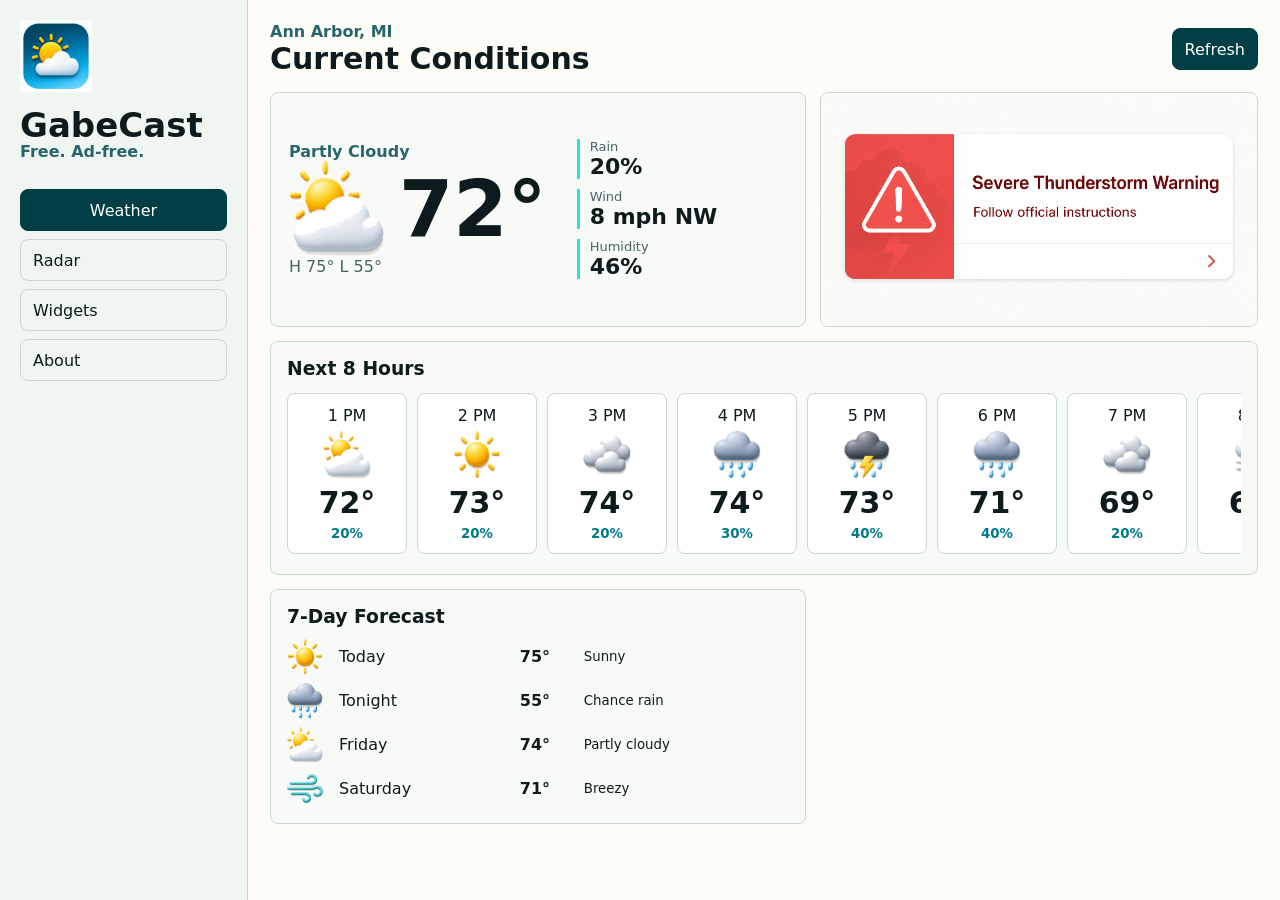
<file: web/index.html>
<!doctype html>
<html lang="en">
<head>
  <meta charset="utf-8">
  <meta name="viewport" content="width=device-width, initial-scale=1">
  <title>GabeCast Web</title>
  <link rel="stylesheet" href="styles.css">
</head>
<body>
  <main class="shell">
    <aside class="rail" aria-label="GabeCast navigation">
      <img class="app-icon" src="../app/src/main/res/drawable-nodpi/gabecast_launcher_icon.png" alt="">
      <div>
        <h1>GabeCast</h1>
        <p>Free. Ad-free.</p>
      </div>
      <nav>
        <button class="active" data-view="dashboard">Weather</button>
        <button data-view="radar">Radar</button>
        <button data-view="widgets">Widgets</button>
        <button data-view="about">About</button>
      </nav>
    </aside>

    <section class="view active" id="dashboard" aria-label="Weather dashboard">
      <header class="topline">
        <div>
          <p class="eyebrow">Ann Arbor, MI</p>
          <h2>Current Conditions</h2>
        </div>
        <button class="refresh">Refresh</button>
      </header>

      <section class="weather-grid">
        <article class="current-card">
          <div>
            <p class="eyebrow">Partly Cloudy</p>
            <div class="temp-row">
              <img src="../app/src/main/res/drawable-nodpi/ic_weather_partly_cloudy.png" alt="">
              <strong>72°</strong>
            </div>
            <p class="muted">H 75°  L 55°</p>
          </div>
          <dl>
            <div><dt>Rain</dt><dd>20%</dd></div>
            <div><dt>Wind</dt><dd>8 mph NW</dd></div>
            <div><dt>Humidity</dt><dd>46%</dd></div>
          </dl>
        </article>

        <article class="alert-card">
          <img src="../app/src/main/res/drawable-nodpi/gabecast_alert_visual.png" alt="">
        </article>

        <article class="hourly-card">
          <h3>Next 8 Hours</h3>
          <div class="hourly-strip" tabindex="0">
            <div><span>1 PM</span><img src="../app/src/main/res/drawable-nodpi/ic_weather_partly_cloudy.png" alt=""><strong>72°</strong><small>20%</small></div>
            <div><span>2 PM</span><img src="../app/src/main/res/drawable-nodpi/ic_weather_sunny.png" alt=""><strong>73°</strong><small>20%</small></div>
            <div><span>3 PM</span><img src="../app/src/main/res/drawable-nodpi/ic_weather_cloudy.png" alt=""><strong>74°</strong><small>20%</small></div>
            <div><span>4 PM</span><img src="../app/src/main/res/drawable-nodpi/ic_weather_rain.png" alt=""><strong>74°</strong><small>30%</small></div>
            <div><span>5 PM</span><img src="../app/src/main/res/drawable-nodpi/ic_weather_storm.png" alt=""><strong>73°</strong><small>40%</small></div>
            <div><span>6 PM</span><img src="../app/src/main/res/drawable-nodpi/ic_weather_rain.png" alt=""><strong>71°</strong><small>40%</small></div>
            <div><span>7 PM</span><img src="../app/src/main/res/drawable-nodpi/ic_weather_cloudy.png" alt=""><strong>69°</strong><small>20%</small></div>
            <div><span>8 PM</span><img src="../app/src/main/res/drawable-nodpi/ic_weather_fog.png" alt=""><strong>67°</strong><small>10%</small></div>
          </div>
        </article>

        <article class="daily-card">
          <h3>7-Day Forecast</h3>
          <ul>
            <li><img src="../app/src/main/res/drawable-nodpi/ic_weather_sunny.png" alt=""><span>Today</span><b>75°</b><small>Sunny</small></li>
            <li><img src="../app/src/main/res/drawable-nodpi/ic_weather_rain.png" alt=""><span>Tonight</span><b>55°</b><small>Chance rain</small></li>
            <li><img src="../app/src/main/res/drawable-nodpi/ic_weather_partly_cloudy.png" alt=""><span>Friday</span><b>74°</b><small>Partly cloudy</small></li>
            <li><img src="../app/src/main/res/drawable-nodpi/ic_weather_wind.png" alt=""><span>Saturday</span><b>71°</b><small>Breezy</small></li>
          </ul>
        </article>
      </section>
    </section>

    <section class="view" id="radar" aria-label="Radar">
      <header class="topline">
        <div>
          <p class="eyebrow">Approx. 75-mile radius</p>
          <h2>Radar Near Ann Arbor</h2>
        </div>
        <button class="refresh">Refresh</button>
      </header>
      <article class="radar-panel">
        <img src="../app/src/main/res/drawable-nodpi/gabecast_radar_placeholder.png" alt="Radar near selected location">
        <p>Radar imagery may be delayed. Updated in app: 3:43 PM.</p>
      </article>
    </section>

    <section class="view" id="widgets" aria-label="Widgets">
      <header class="topline">
        <div>
          <p class="eyebrow">Compact home screen views</p>
          <h2>Widget Set</h2>
        </div>
      </header>
      <section class="live-widget-grid" aria-label="Compact widget sizing preview">
        <article class="live-widget current-widget">
          <img src="../app/src/main/res/drawable-nodpi/ic_weather_partly_cloudy.png" alt="">
          <strong>72°</strong>
          <div>
            <b>Ann Arbor</b>
            <span>Partly Cloudy</span>
          </div>
        </article>
        <article class="live-widget compact-widget">
          <img src="../app/src/main/res/drawable-nodpi/ic_weather_partly_cloudy.png" alt="">
          <strong>72°</strong>
          <span>H 75°  L 55°</span>
        </article>
        <article class="live-widget detailed-widget">
          <div class="widget-temp"><img src="../app/src/main/res/drawable-nodpi/ic_weather_partly_cloudy.png" alt=""><strong>72°</strong></div>
          <div>
            <b>Ann Arbor</b>
            <span>H 75°  L 55°</span>
            <span>Partly Cloudy</span>
            <em>Rain 20%  Wind 8 mph</em>
          </div>
        </article>
        <article class="live-widget radar-widget">
          <img src="../app/src/main/res/drawable-nodpi/gabecast_radar_placeholder.png" alt="">
          <b>Radar: Ann Arbor</b>
        </article>
        <article class="live-widget hourly-widget">
          <b>Next 8 hours</b>
          <div><span>1 PM</span><img src="../app/src/main/res/drawable-nodpi/ic_weather_partly_cloudy.png" alt=""><strong>72°</strong><small>Rain 20%</small></div>
          <div><span>2 PM</span><img src="../app/src/main/res/drawable-nodpi/ic_weather_sunny.png" alt=""><strong>73°</strong><small>Rain 20%</small></div>
          <div><span>3 PM</span><img src="../app/src/main/res/drawable-nodpi/ic_weather_cloudy.png" alt=""><strong>74°</strong><small>Rain 20%</small></div>
        </article>
      </section>
      <article class="widget-board">
        <img src="../app/src/main/res/drawable-nodpi/gabecast_widget_previews.png" alt="GabeCast widget designs">
      </article>
    </section>

    <section class="view" id="about" aria-label="About">
      <article class="about-card">
        <img src="../app/src/main/res/drawable-nodpi/gabecast_feature_graphic.png" alt="GabeCast">
        <p>Weather data comes from NOAA/National Weather Service. A contact email is saved only on this device and sent in the request User-Agent header before weather or radar API calls run.</p>
        <img src="../app/src/main/res/drawable-nodpi/gabecast_condition_icons_sheet.png" alt="GabeCast condition artwork">
      </article>
    </section>
  </main>
  <script src="app.js"></script>
</body>
</html>
</file>
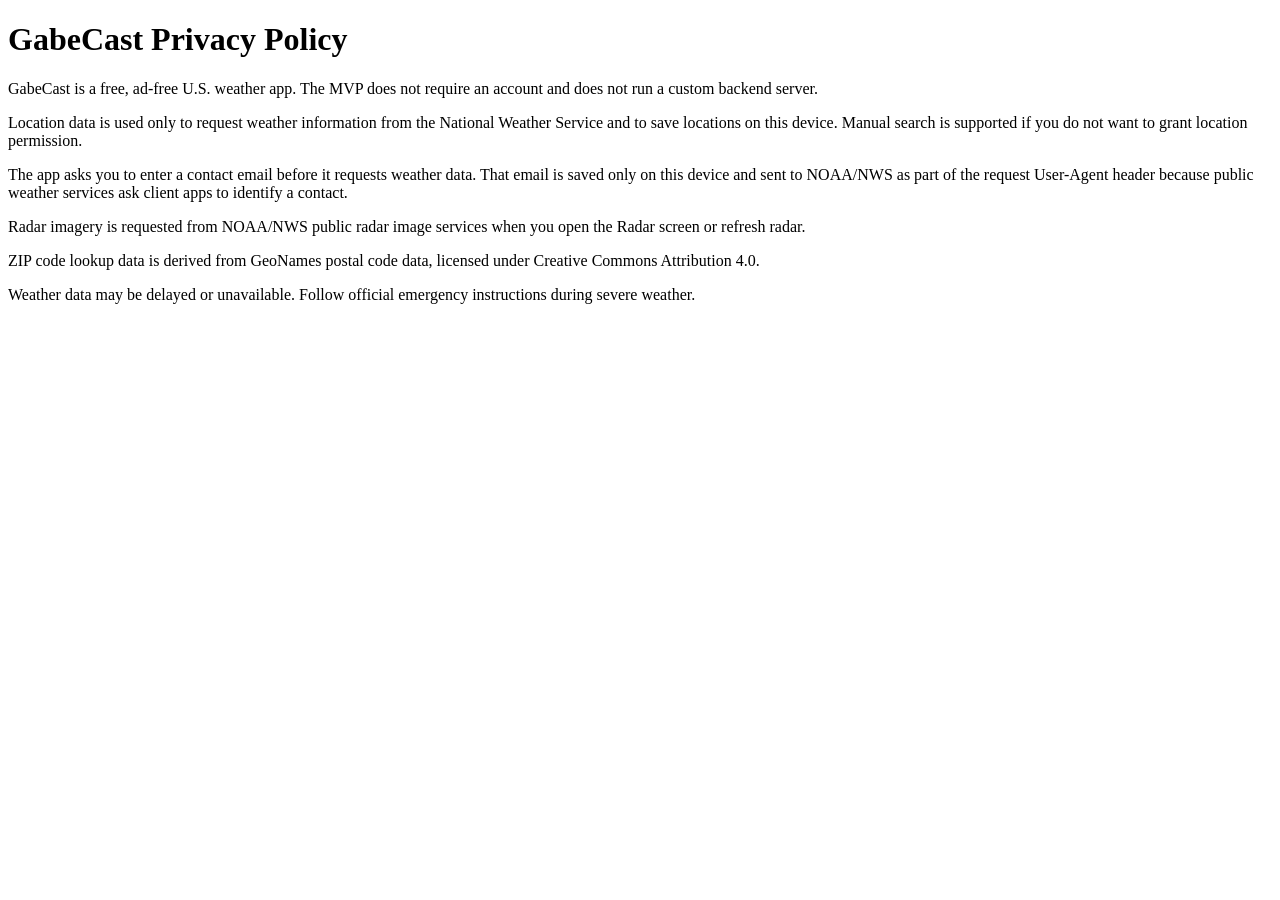
<file: app/src/main/assets/privacy_policy.html>
<!doctype html>
<html lang="en">
<head><meta charset="utf-8"><title>GabeCast Privacy Policy</title></head>
<body>
<h1>GabeCast Privacy Policy</h1>
<p>GabeCast is a free, ad-free U.S. weather app. The MVP does not require an account and does not run a custom backend server.</p>
<p>Location data is used only to request weather information from the National Weather Service and to save locations on this device. Manual search is supported if you do not want to grant location permission.</p>
<p>The app asks you to enter a contact email before it requests weather data. That email is saved only on this device and sent to NOAA/NWS as part of the request User-Agent header because public weather services ask client apps to identify a contact.</p>
<p>Radar imagery is requested from NOAA/NWS public radar image services when you open the Radar screen or refresh radar.</p>
<p>ZIP code lookup data is derived from GeoNames postal code data, licensed under Creative Commons Attribution 4.0.</p>
<p>Weather data may be delayed or unavailable. Follow official emergency instructions during severe weather.</p>
</body>
</html>
</file>
<file: web/styles.css>
:root {
  color-scheme: light;
  --ink: #0e1b1d;
  --muted: #486467;
  --line: #c8d8d0;
  --panel: #f7faf7;
  --paper: #fdfcf6;
  --teal: #003e46;
  --cyan: #31dce8;
  --warning: #b3261e;
  --amber: #f6c85f;
}

* {
  box-sizing: border-box;
}

body {
  margin: 0;
  min-height: 100vh;
  background: var(--paper);
  color: var(--ink);
  font-family: Inter, ui-sans-serif, system-ui, -apple-system, BlinkMacSystemFont, "Segoe UI", sans-serif;
  overflow-x: hidden;
}

button {
  border: 0;
  font: inherit;
}

.shell {
  display: grid;
  grid-template-columns: 248px minmax(0, 1fr);
  min-height: 100vh;
}

.rail {
  align-content: start;
  background: #eff6f2;
  border-right: 1px solid var(--line);
  display: grid;
  gap: 16px;
  padding: 20px;
}

.app-icon {
  height: 72px;
  width: 72px;
}

h1,
h2,
h3,
p {
  margin: 0;
}

h1 {
  font-size: 34px;
  line-height: 1;
}

.rail p,
.eyebrow {
  color: #28656a;
  font-weight: 700;
}

nav {
  display: grid;
  gap: 8px;
  margin-top: 12px;
}

nav button,
.refresh {
  background: transparent;
  border: 1px solid var(--line);
  border-radius: 8px;
  color: var(--ink);
  cursor: pointer;
  min-height: 42px;
  padding: 0 12px;
  text-align: left;
}

nav button.active,
.refresh {
  background: var(--teal);
  border-color: var(--teal);
  color: white;
  text-align: center;
}

.view {
  display: none;
  padding: 22px;
}

.view.active {
  display: block;
}

.topline {
  align-items: center;
  display: flex;
  flex-wrap: wrap;
  gap: 16px;
  justify-content: space-between;
  margin-bottom: 16px;
}

.topline h2 {
  font-size: 30px;
}

.weather-grid {
  display: grid;
  gap: 14px;
  grid-template-columns: minmax(340px, 1.1fr) minmax(300px, 0.9fr);
}

article {
  background: var(--panel);
  border: 1px solid var(--line);
  border-radius: 8px;
  overflow: hidden;
}

.current-card {
  align-items: center;
  display: grid;
  gap: 18px;
  grid-template-columns: 1fr 210px;
  padding: 18px;
}

.temp-row {
  align-items: center;
  display: flex;
  gap: 14px;
}

.temp-row img {
  height: 96px;
  width: 96px;
}

.temp-row strong {
  font-size: 78px;
  line-height: 1;
}

.muted {
  color: var(--muted);
}

dl {
  display: grid;
  gap: 10px;
  margin: 0;
}

dl div {
  border-left: 3px solid var(--cyan);
  padding-left: 10px;
}

dt {
  color: var(--muted);
  font-size: 13px;
}

dd {
  font-size: 22px;
  font-weight: 800;
  margin: 0;
}

.alert-card img,
.widget-board img,
.about-card img {
  display: block;
  width: 100%;
}

.hourly-card,
.daily-card {
  padding: 16px;
}

.hourly-card {
  grid-column: 1 / -1;
}

.hourly-strip {
  display: grid;
  gap: 10px;
  grid-auto-columns: 120px;
  grid-auto-flow: column;
  margin-top: 14px;
  overflow-x: auto;
  padding-bottom: 4px;
}

.hourly-strip div {
  background: #ffffff;
  border: 1px solid var(--line);
  border-radius: 8px;
  display: grid;
  gap: 6px;
  justify-items: center;
  padding: 12px;
}

.hourly-strip img {
  height: 48px;
  width: 48px;
}

.hourly-strip strong {
  font-size: 30px;
}

.hourly-strip small {
  color: #007a8a;
  font-weight: 700;
}

.daily-card ul {
  display: grid;
  gap: 8px;
  list-style: none;
  margin: 12px 0 0;
  padding: 0;
}

.daily-card li {
  align-items: center;
  display: grid;
  gap: 10px;
  grid-template-columns: 42px 1fr 54px minmax(90px, 1.2fr);
}

.daily-card img {
  height: 36px;
  width: 36px;
}

.radar-panel,
.widget-board,
.about-card {
  padding: 14px;
}

.live-widget-grid {
  align-items: start;
  display: grid;
  gap: 14px;
  grid-template-columns: repeat(6, minmax(0, 1fr));
  margin-bottom: 14px;
}

.live-widget {
  align-items: center;
  background: var(--teal);
  border-color: #0b7782;
  color: #f8ffff;
  display: grid;
  gap: 8px;
  min-height: 64px;
  padding: 10px;
}

.live-widget img {
  height: 42px;
  width: 42px;
}

.live-widget strong {
  font-size: 30px;
  line-height: 1;
}

.live-widget b,
.live-widget span,
.live-widget em,
.live-widget small {
  display: block;
  line-height: 1.2;
}

.live-widget span,
.live-widget small {
  color: #bce9ec;
}

.live-widget em {
  color: var(--cyan);
  font-style: normal;
}

.current-widget {
  grid-column: span 2;
  grid-template-columns: 42px auto 1fr;
}

.compact-widget {
  grid-column: span 2;
  grid-template-columns: 34px auto 1fr;
}

.compact-widget img {
  height: 34px;
  width: 34px;
}

.detailed-widget {
  grid-column: span 3;
  grid-template-columns: 112px 1fr;
}

.widget-temp {
  align-items: center;
  display: flex;
  gap: 8px;
}

.radar-widget {
  aspect-ratio: 1;
  grid-column: span 2;
  padding: 6px;
  position: relative;
}

.radar-widget img {
  border-radius: 8px;
  height: 100%;
  inset: 0;
  object-fit: cover;
  position: absolute;
  width: 100%;
}

.radar-widget b {
  align-self: end;
  background: rgba(0, 62, 70, 0.85);
  border-radius: 6px;
  padding: 6px;
  position: relative;
  z-index: 1;
}

.hourly-widget {
  grid-column: span 4;
}

.hourly-widget div {
  align-items: center;
  border-top: 1px solid rgba(188, 233, 236, 0.25);
  display: grid;
  gap: 8px;
  grid-template-columns: 42px 22px 42px 1fr;
  padding-top: 5px;
}

.hourly-widget div img {
  height: 22px;
  width: 22px;
}

.radar-panel img {
  aspect-ratio: 1;
  border-radius: 8px;
  display: block;
  object-fit: cover;
  width: 100%;
}

.radar-panel p,
.about-card p {
  color: var(--muted);
  margin-top: 12px;
}

.about-card {
  display: grid;
  gap: 16px;
  max-width: 980px;
}

@media (max-width: 820px) {
  .shell {
    grid-template-columns: 1fr;
  }

  .rail {
    align-items: center;
    grid-template-columns: 56px 1fr;
    padding: 14px;
  }

  .rail nav {
    display: flex;
    grid-column: 1 / -1;
    overflow-x: auto;
  }

  .rail nav button {
    white-space: nowrap;
  }

  .app-icon {
    height: 56px;
    width: 56px;
  }

  h1 {
    font-size: 28px;
  }

  .view {
    padding: 14px;
    max-width: 100vw;
  }

  .topline {
    align-items: flex-start;
    display: grid;
    grid-template-columns: 1fr;
  }

  .weather-grid,
  .current-card {
    grid-template-columns: 1fr;
  }

  .hourly-strip {
    max-width: calc(100vw - 56px);
  }

  .temp-row strong {
    font-size: 64px;
  }

  .alert-card {
    display: none;
  }

  .live-widget-grid {
    grid-template-columns: 1fr;
  }

  .current-widget,
  .compact-widget,
  .detailed-widget,
  .radar-widget,
  .hourly-widget {
    grid-column: span 1;
  }

  .daily-card li {
    grid-template-columns: 36px 1fr 48px;
  }

  .daily-card small {
    display: none;
  }
}
</file>
